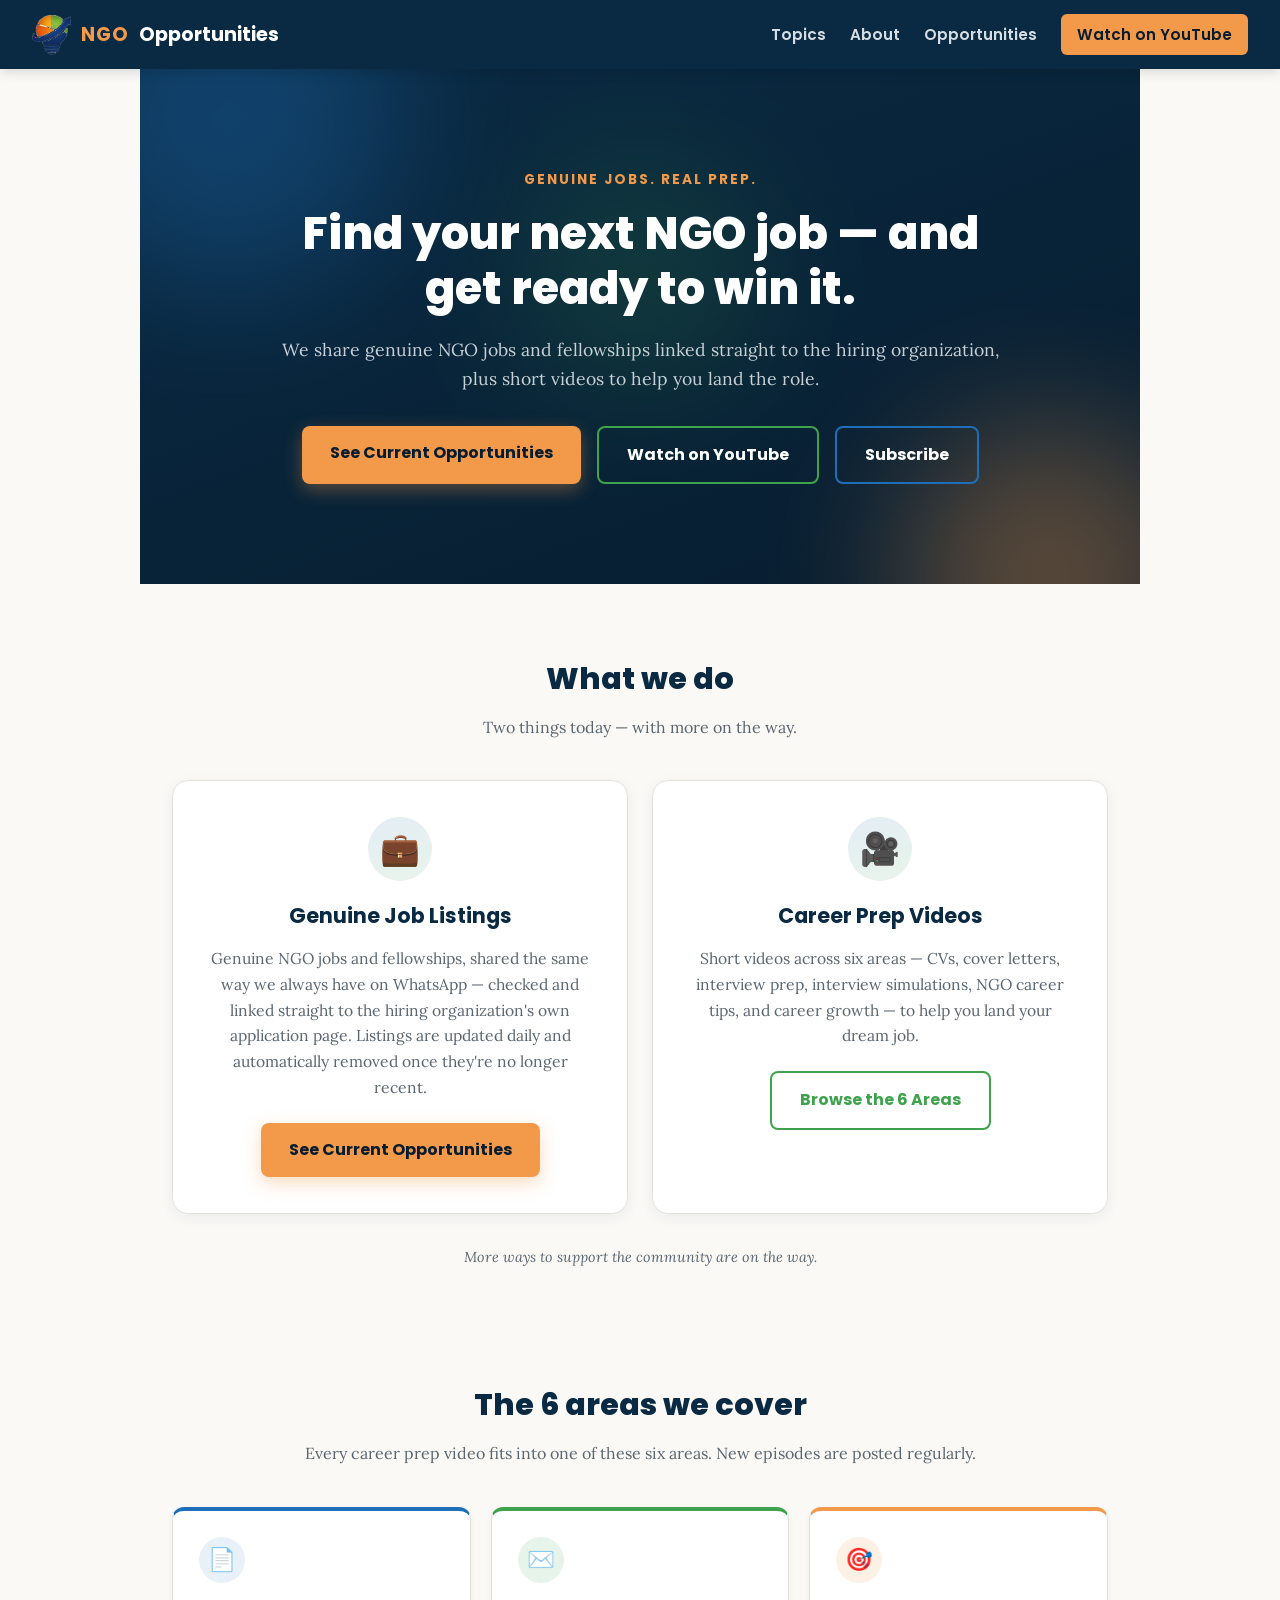
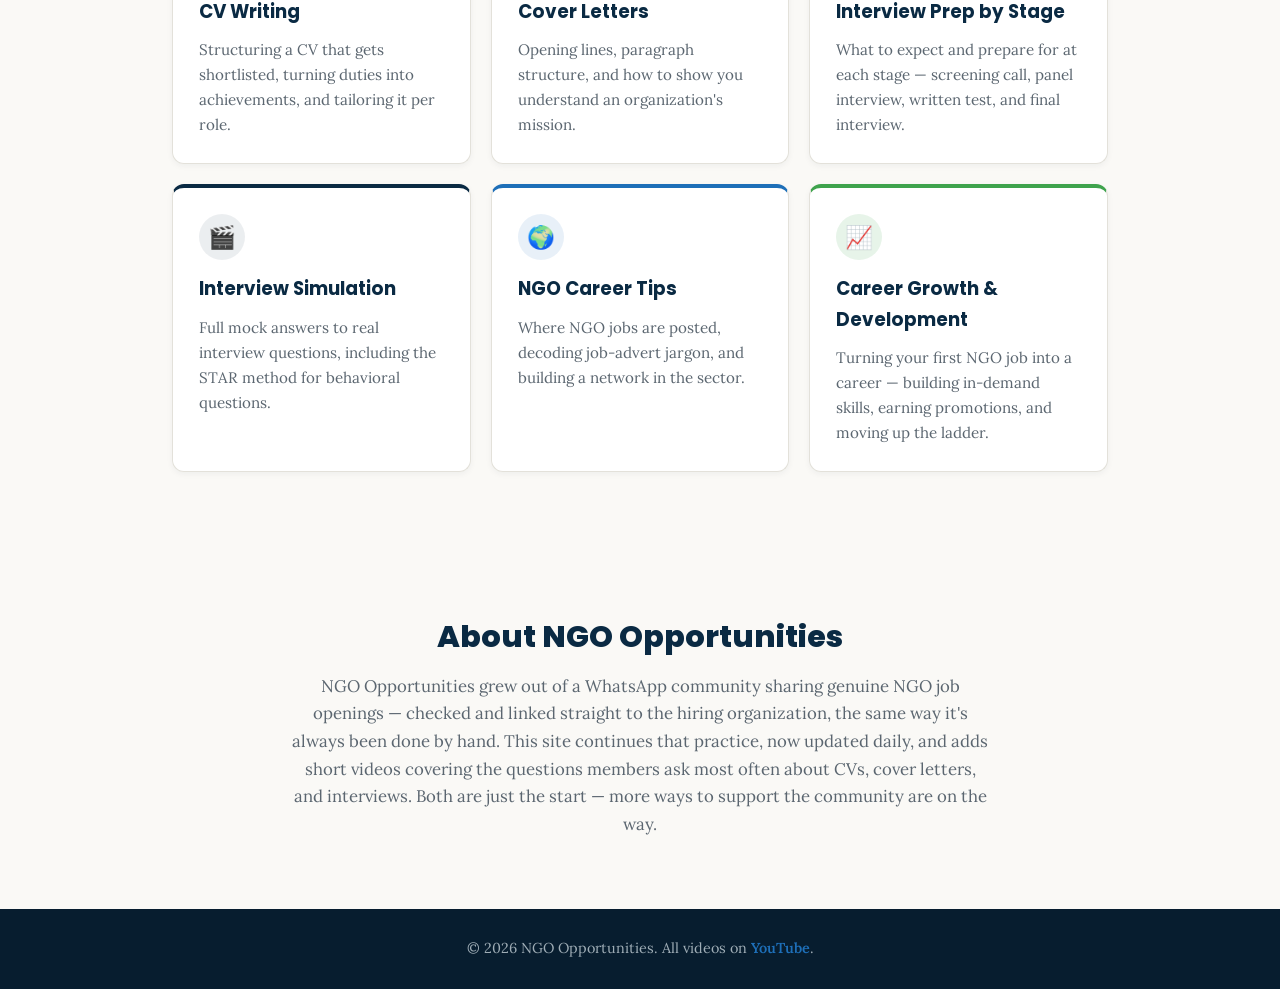
<file: index.html>
<!DOCTYPE html>
<html lang="en">
<head>
    <meta charset="UTF-8">
    <meta name="viewport" content="width=device-width, initial-scale=1.0">
    <title>NGO Opportunities — Genuine Jobs &amp; Career Prep</title>
    <meta name="description" content="Genuine NGO jobs and fellowships linked straight to the hiring organization, plus career prep videos on CVs, cover letters, and interviews.">
    <link rel="icon" type="image/png" href="assets/logo.png">
    <link rel="preconnect" href="https://fonts.googleapis.com">
    <link rel="preconnect" href="https://fonts.gstatic.com" crossorigin>
    <link href="https://fonts.googleapis.com/css2?family=Poppins:wght@700;800&family=Lora:wght@400;600&display=swap" rel="stylesheet">
    <link rel="stylesheet" href="styles.css?v=2">
</head>
<body>
    <header class="site-header">
        <a href="/" class="brand" id="logoLink">
            <img src="assets/logo-icon.png" alt="NGO Opportunities" class="brand-logo">
            <span class="brand-mark">NGO</span><span class="brand-text">Opportunities</span>
        </a>
        <button class="nav-toggle" id="navToggle" aria-label="Toggle navigation" aria-expanded="false" aria-controls="siteNav">
            <span></span><span></span><span></span>
        </button>
        <nav class="site-nav" id="siteNav">
            <a href="#topics">Topics</a>
            <a href="#about">About</a>
            <a href="/opportunities/">Opportunities</a>
            <a href="https://www.youtube.com/@NGO-Opportunities" target="_blank" rel="noopener" class="nav-cta">Watch on YouTube</a>
        </nav>
    </header>

    <main>
        <section id="top" class="hero">
            <div class="hero-glow hero-glow-1"></div>
            <div class="hero-glow hero-glow-2"></div>
            <div class="hero-glow hero-glow-3"></div>
            <div class="hero-content">
                <p class="hero-eyebrow">Genuine Jobs. Real Prep.</p>
                <h1>Find your next NGO job — and get ready to win it.</h1>
                <p class="hero-subtitle">
                    We share genuine NGO jobs and fellowships linked straight to the hiring organization, plus
                    short videos to help you land the role.
                </p>
                <div class="hero-actions">
                    <a href="/opportunities/" class="btn btn-primary">See Current Opportunities</a>
                    <a href="https://www.youtube.com/@NGO-Opportunities" target="_blank" rel="noopener" class="btn btn-secondary">Watch on YouTube</a>
                    <a href="https://www.youtube.com/@NGO-Opportunities?sub_confirmation=1" target="_blank" rel="noopener" class="btn btn-tertiary">Subscribe</a>
                </div>
            </div>
        </section>

        <section id="what-we-do" class="pillars">
            <h2>What we do</h2>
            <p class="section-intro">Two things today — with more on the way.</p>
            <div class="pillar-grid">
                <article class="pillar-card">
                    <div class="pillar-icon">💼</div>
                    <h3>Genuine Job Listings</h3>
                    <p>
                        Genuine NGO jobs and fellowships, shared the same way we always have on WhatsApp — checked
                        and linked straight to the hiring organization's own application page. Listings are updated
                        daily and automatically removed once they're no longer recent.
                    </p>
                    <a href="/opportunities/" class="btn btn-primary">See Current Opportunities</a>
                </article>
                <article class="pillar-card">
                    <div class="pillar-icon">🎥</div>
                    <h3>Career Prep Videos</h3>
                    <p>
                        Short videos across six areas — CVs, cover letters, interview prep, interview simulations,
                        NGO career tips, and career growth — to help you land your dream job.
                    </p>
                    <a href="#topics" class="btn btn-secondary">Browse the 6 Areas</a>
                </article>
            </div>
            <p class="pillars-note">More ways to support the community are on the way.</p>
        </section>

        <section id="topics" class="topics">
            <h2>The 6 areas we cover</h2>
            <p class="section-intro">Every career prep video fits into one of these six areas. New episodes are posted regularly.</p>
            <div class="topic-grid">
                <article class="topic-card">
                    <div class="topic-icon">📄</div>
                    <h3>CV Writing</h3>
                    <p>Structuring a CV that gets shortlisted, turning duties into achievements, and tailoring it per role.</p>
                </article>
                <article class="topic-card">
                    <div class="topic-icon">✉️</div>
                    <h3>Cover Letters</h3>
                    <p>Opening lines, paragraph structure, and how to show you understand an organization's mission.</p>
                </article>
                <article class="topic-card">
                    <div class="topic-icon">🎯</div>
                    <h3>Interview Prep by Stage</h3>
                    <p>What to expect and prepare for at each stage — screening call, panel interview, written test, and final interview.</p>
                </article>
                <article class="topic-card">
                    <div class="topic-icon">🎬</div>
                    <h3>Interview Simulation</h3>
                    <p>Full mock answers to real interview questions, including the STAR method for behavioral questions.</p>
                </article>
                <article class="topic-card">
                    <div class="topic-icon">🌍</div>
                    <h3>NGO Career Tips</h3>
                    <p>Where NGO jobs are posted, decoding job-advert jargon, and building a network in the sector.</p>
                </article>
                <article class="topic-card">
                    <div class="topic-icon">📈</div>
                    <h3>Career Growth &amp; Development</h3>
                    <p>Turning your first NGO job into a career — building in-demand skills, earning promotions, and moving up the ladder.</p>
                </article>
            </div>
        </section>

        <section id="about" class="about">
            <h2>About NGO Opportunities</h2>
            <p>
                NGO Opportunities grew out of a WhatsApp community sharing genuine NGO job openings — checked
                and linked straight to the hiring organization, the same way it's always been done by hand. This
                site continues that practice, now updated daily, and adds short videos covering the questions
                members ask most often about CVs, cover letters, and interviews. Both are just the start — more
                ways to support the community are on the way.
            </p>
        </section>
    </main>

    <footer class="site-footer">
        <p>&copy; <span id="year"></span> NGO Opportunities. All videos on <a href="https://www.youtube.com/@NGO-Opportunities" target="_blank" rel="noopener">YouTube</a>.</p>
    </footer>

    <script>
        document.getElementById('year').textContent = new Date().getFullYear();

        const navToggle = document.getElementById('navToggle');
        const siteNav = document.getElementById('siteNav');
        navToggle.addEventListener('click', () => {
            const isOpen = siteNav.classList.toggle('open');
            navToggle.classList.toggle('active', isOpen);
            navToggle.setAttribute('aria-expanded', isOpen);
        });
        siteNav.querySelectorAll('a').forEach(link => {
            link.addEventListener('click', () => {
                siteNav.classList.remove('open');
                navToggle.classList.remove('active');
                navToggle.setAttribute('aria-expanded', 'false');
            });
        });

        document.getElementById('logoLink').addEventListener('click', (e) => {
            e.preventDefault();
            window.scrollTo({ top: 0, behavior: 'smooth' });
            history.replaceState(null, '', '/');
        });
    </script>
</body>
</html>
</file>
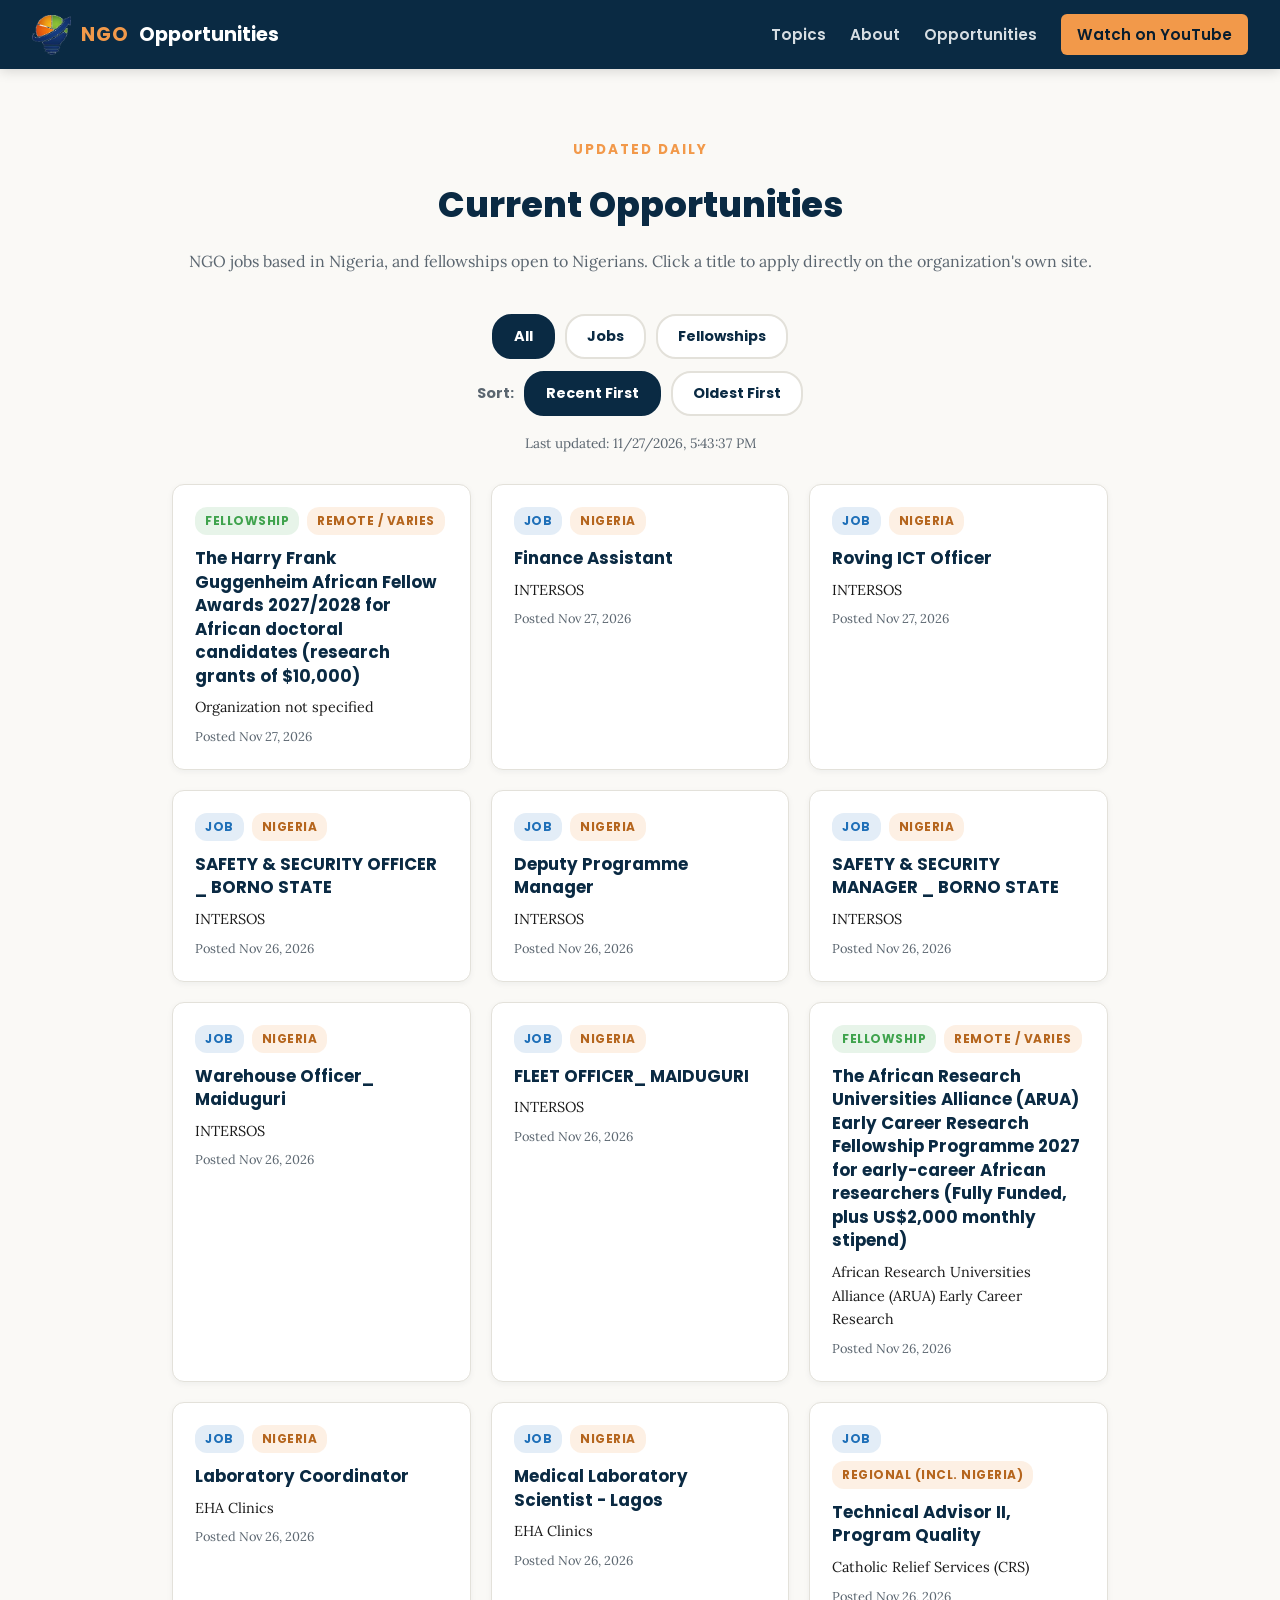
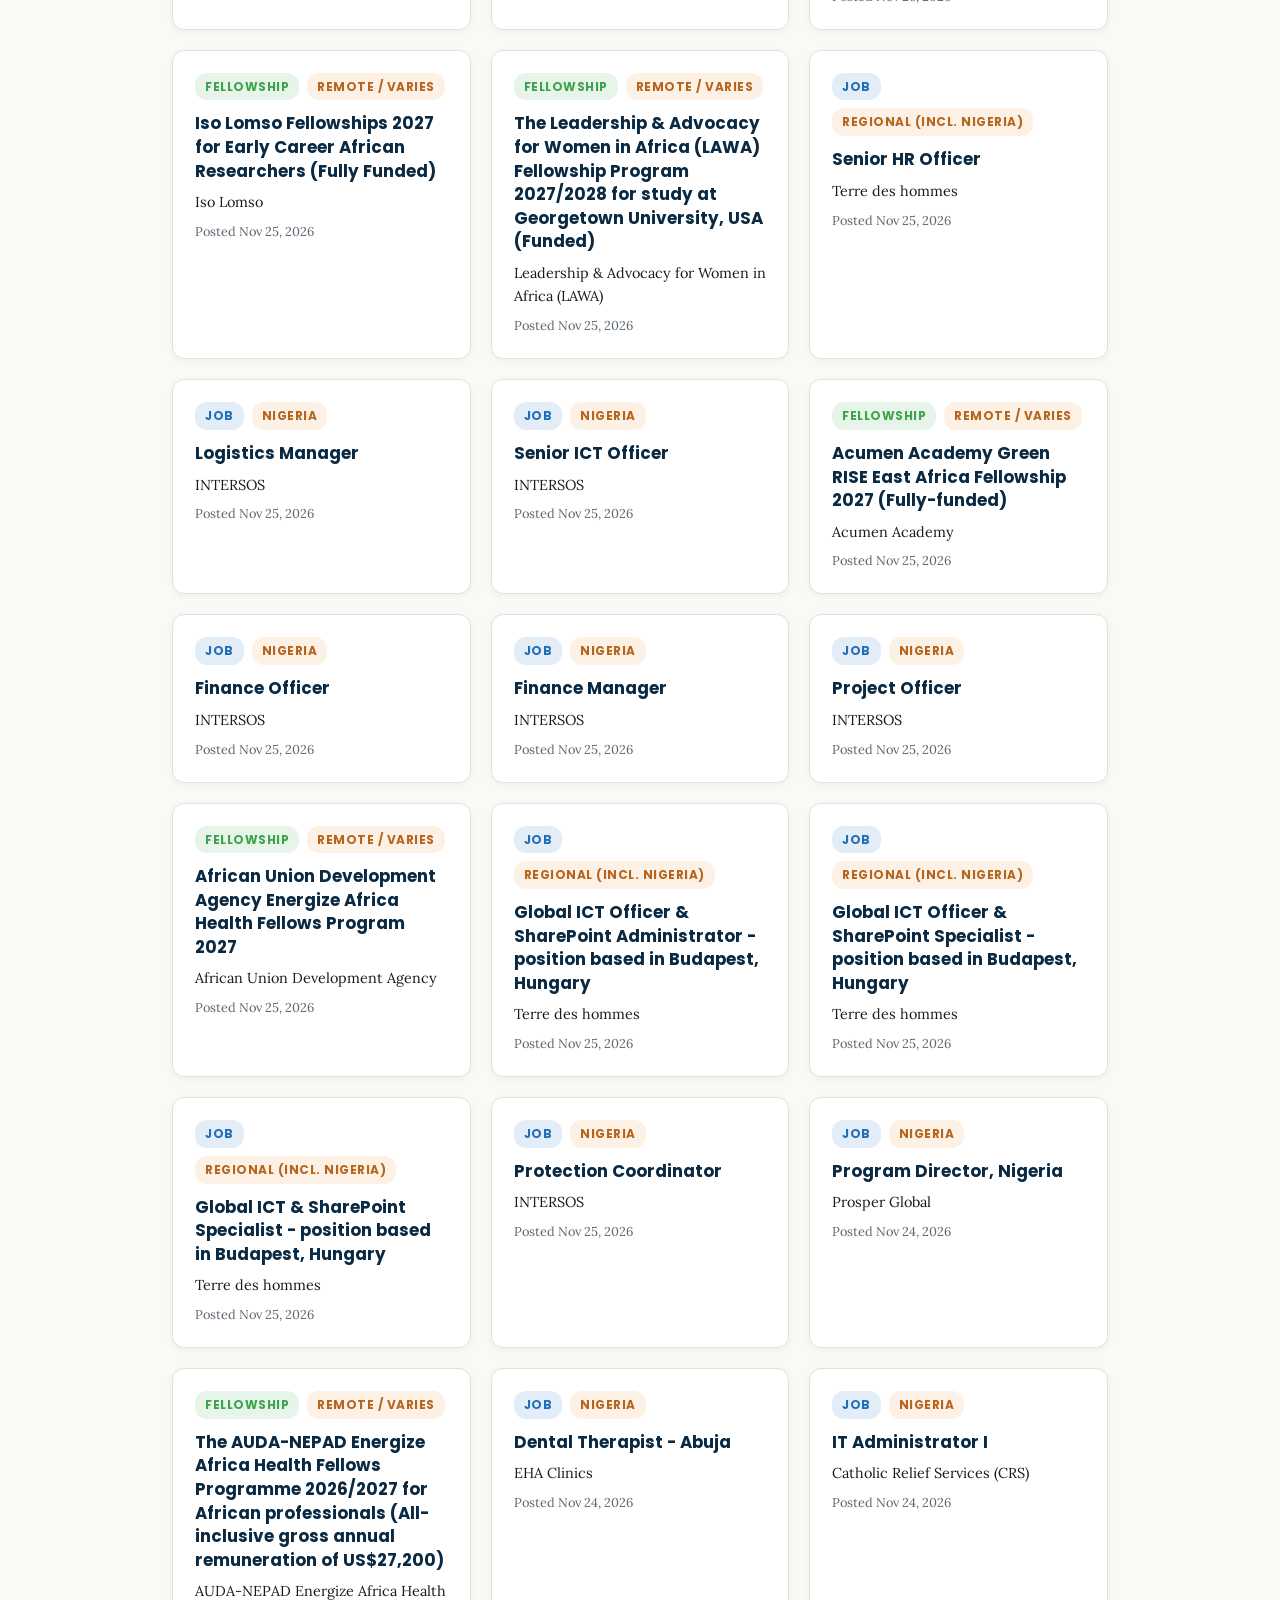
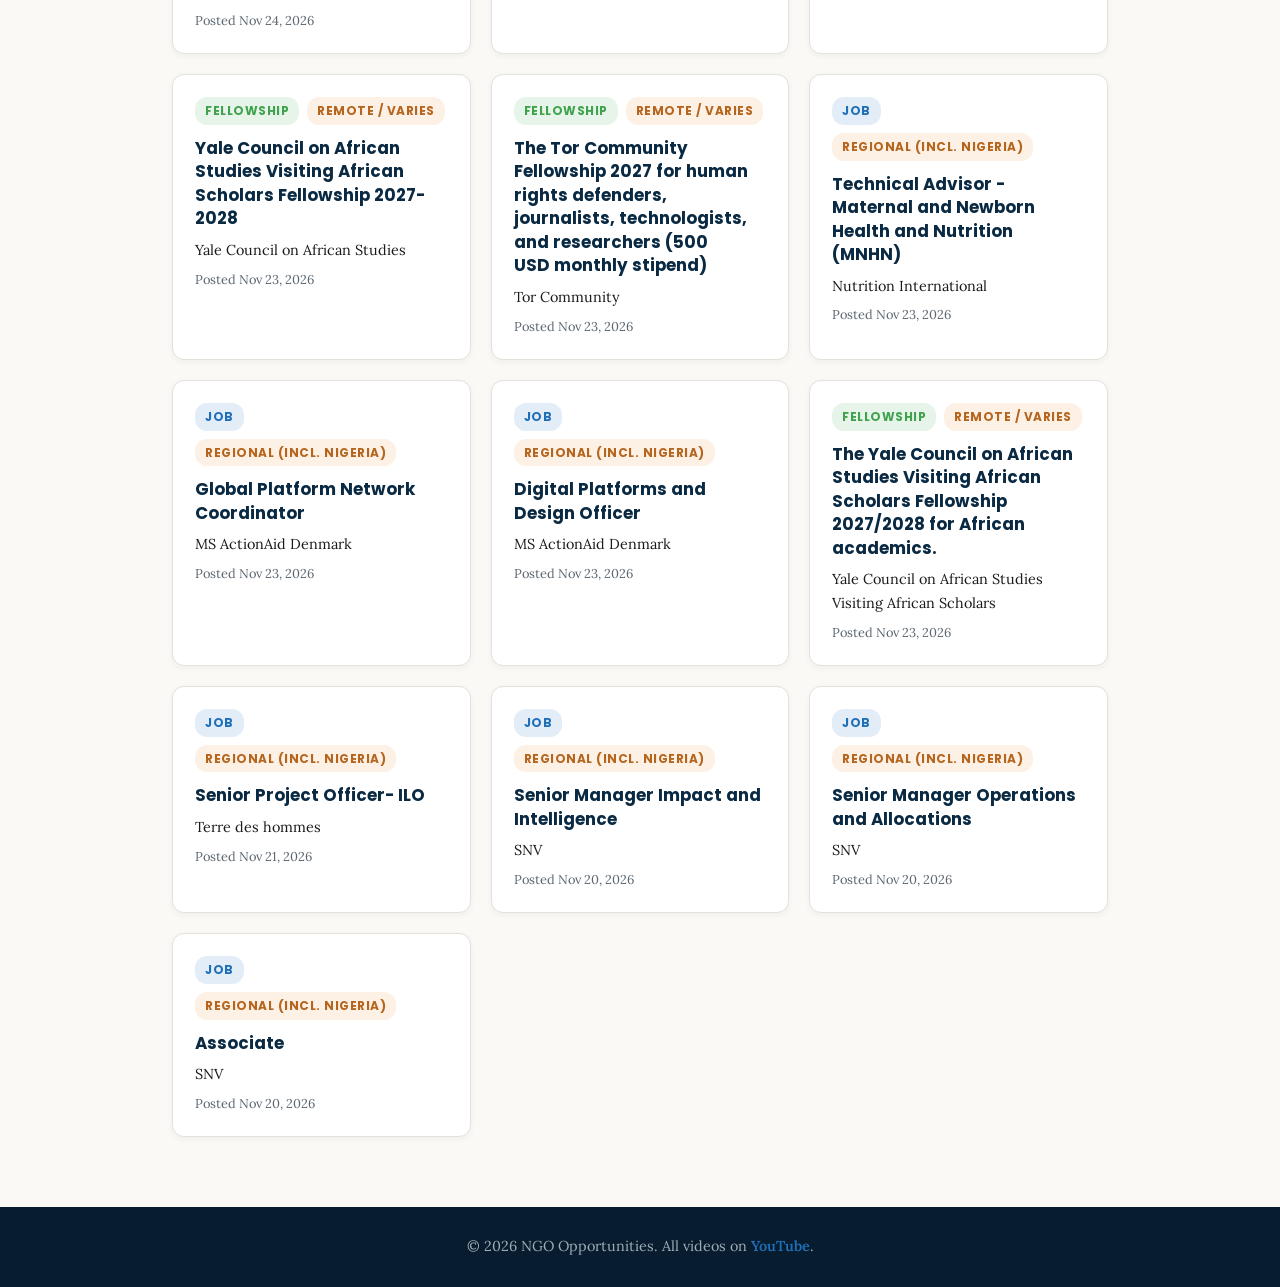
<file: opportunities/index.html>
<!DOCTYPE html>
<html lang="en">
<head>
    <meta charset="UTF-8">
    <meta name="viewport" content="width=device-width, initial-scale=1.0">
    <title>Current Opportunities — NGO Opportunities</title>
    <meta name="description" content="Current NGO jobs in Nigeria and fellowships open to Nigerians, updated daily. Click through to apply on the original organization's site.">
    <link rel="icon" type="image/png" href="/assets/logo.png">
    <link rel="preconnect" href="https://fonts.googleapis.com">
    <link rel="preconnect" href="https://fonts.gstatic.com" crossorigin>
    <link href="https://fonts.googleapis.com/css2?family=Poppins:wght@700;800&family=Lora:wght@400;600&display=swap" rel="stylesheet">
    <link rel="stylesheet" href="/styles.css?v=2">
</head>
<body>
    <header class="site-header">
        <a href="/" class="brand">
            <img src="/assets/logo-icon.png" alt="NGO Opportunities" class="brand-logo">
            <span class="brand-mark">NGO</span><span class="brand-text">Opportunities</span>
        </a>
        <button class="nav-toggle" id="navToggle" aria-label="Toggle navigation" aria-expanded="false" aria-controls="siteNav">
            <span></span><span></span><span></span>
        </button>
        <nav class="site-nav" id="siteNav">
            <a href="/#topics">Topics</a>
            <a href="/#about">About</a>
            <a href="/opportunities/">Opportunities</a>
            <a href="https://www.youtube.com/@NGO-Opportunities" target="_blank" rel="noopener" class="nav-cta">Watch on YouTube</a>
        </nav>
    </header>

    <main>
        <section class="opportunities-hero">
            <p class="hero-eyebrow">Updated Daily</p>
            <h1>Current Opportunities</h1>
            <p class="section-intro">
                NGO jobs based in Nigeria, and fellowships open to Nigerians. Click a title to apply directly
                on the organization's own site.
            </p>
            <div class="filter-bar category-filter-bar">
                <button class="filter-btn active" data-filter="all">All</button>
                <button class="filter-btn" data-filter="Job">Jobs</button>
                <button class="filter-btn" data-filter="Fellowship">Fellowships</button>
            </div>
            <div class="filter-bar sort-bar">
                <span class="sort-label">Sort:</span>
                <button class="filter-btn sort-btn active" data-sort="newest">Recent First</button>
                <button class="filter-btn sort-btn" data-sort="oldest">Oldest First</button>
            </div>
            <p id="lastUpdated" class="last-updated"></p>
        </section>

        <section class="opportunities-list-section">
            <div id="opportunitiesList" class="opportunities-list">
                <p class="loading-msg">Loading current opportunities...</p>
            </div>
        </section>
    </main>

    <footer class="site-footer">
        <p>&copy; <span id="year"></span> NGO Opportunities. All videos on <a href="https://www.youtube.com/@NGO-Opportunities" target="_blank" rel="noopener">YouTube</a>.</p>
    </footer>

    <script>
        document.getElementById('year').textContent = new Date().getFullYear();

        const navToggle = document.getElementById('navToggle');
        const siteNav = document.getElementById('siteNav');
        navToggle.addEventListener('click', () => {
            const isOpen = siteNav.classList.toggle('open');
            navToggle.classList.toggle('active', isOpen);
            navToggle.setAttribute('aria-expanded', isOpen);
        });
        siteNav.querySelectorAll('a').forEach(link => {
            link.addEventListener('click', () => {
                siteNav.classList.remove('open');
                navToggle.classList.remove('active');
                navToggle.setAttribute('aria-expanded', 'false');
            });
        });

        let allOpportunities = [];
        let activeFilter = 'all';
        let sortOrder = 'newest';

        function formatPosted(posted) {
            if (!posted) return '';
            const parsed = new Date(posted);
            if (isNaN(parsed)) return '';
            return parsed.toLocaleDateString(undefined, { year: 'numeric', month: 'short', day: 'numeric' });
        }

        async function loadOpportunities() {
            const listEl = document.getElementById('opportunitiesList');
            try {
                const res = await fetch('/data/opportunities.json', { cache: 'no-store' });
                const data = await res.json();
                allOpportunities = data.opportunities || [];

                if (data.generated_at) {
                    const generated = new Date(data.generated_at);
                    document.getElementById('lastUpdated').textContent = 'Last updated: ' + generated.toLocaleString();
                }

                renderList();
            } catch (e) {
                listEl.innerHTML = '<p class="loading-msg">Could not load opportunities right now. Please check back shortly.</p>';
            }
        }

        function renderList() {
            const listEl = document.getElementById('opportunitiesList');
            const items = activeFilter === 'all'
                ? [...allOpportunities]
                : allOpportunities.filter(o => o.type === activeFilter);

            items.sort((a, b) => {
                const dateA = new Date(a.posted);
                const dateB = new Date(b.posted);
                return sortOrder === 'newest' ? dateB - dateA : dateA - dateB;
            });

            if (items.length === 0) {
                listEl.innerHTML = '<p class="loading-msg">No opportunities in this category right now. Check back soon.</p>';
                return;
            }

            listEl.innerHTML = items.map(o => `
                <article class="opportunity-card">
                    <div class="opportunity-tags">
                        <span class="tag tag-${o.type === 'Fellowship' ? 'fellowship' : 'job'}">${o.type}</span>
                        <span class="tag tag-location">${o.location}</span>
                    </div>
                    <h3><a href="${o.apply_url}" target="_blank" rel="noopener">${o.title}</a></h3>
                    <p class="opportunity-org">${o.organization || 'Organization not specified'}</p>
                    <p class="opportunity-meta">Posted ${formatPosted(o.posted)}</p>
                </article>
            `).join('');
        }

        document.querySelectorAll('.category-filter-bar .filter-btn').forEach(btn => {
            btn.addEventListener('click', () => {
                document.querySelectorAll('.category-filter-bar .filter-btn').forEach(b => b.classList.remove('active'));
                btn.classList.add('active');
                activeFilter = btn.dataset.filter;
                renderList();
            });
        });

        document.querySelectorAll('.sort-bar .sort-btn').forEach(btn => {
            btn.addEventListener('click', () => {
                document.querySelectorAll('.sort-bar .sort-btn').forEach(b => b.classList.remove('active'));
                btn.classList.add('active');
                sortOrder = btn.dataset.sort;
                renderList();
            });
        });

        loadOpportunities();
    </script>
</body>
</html>
</file>
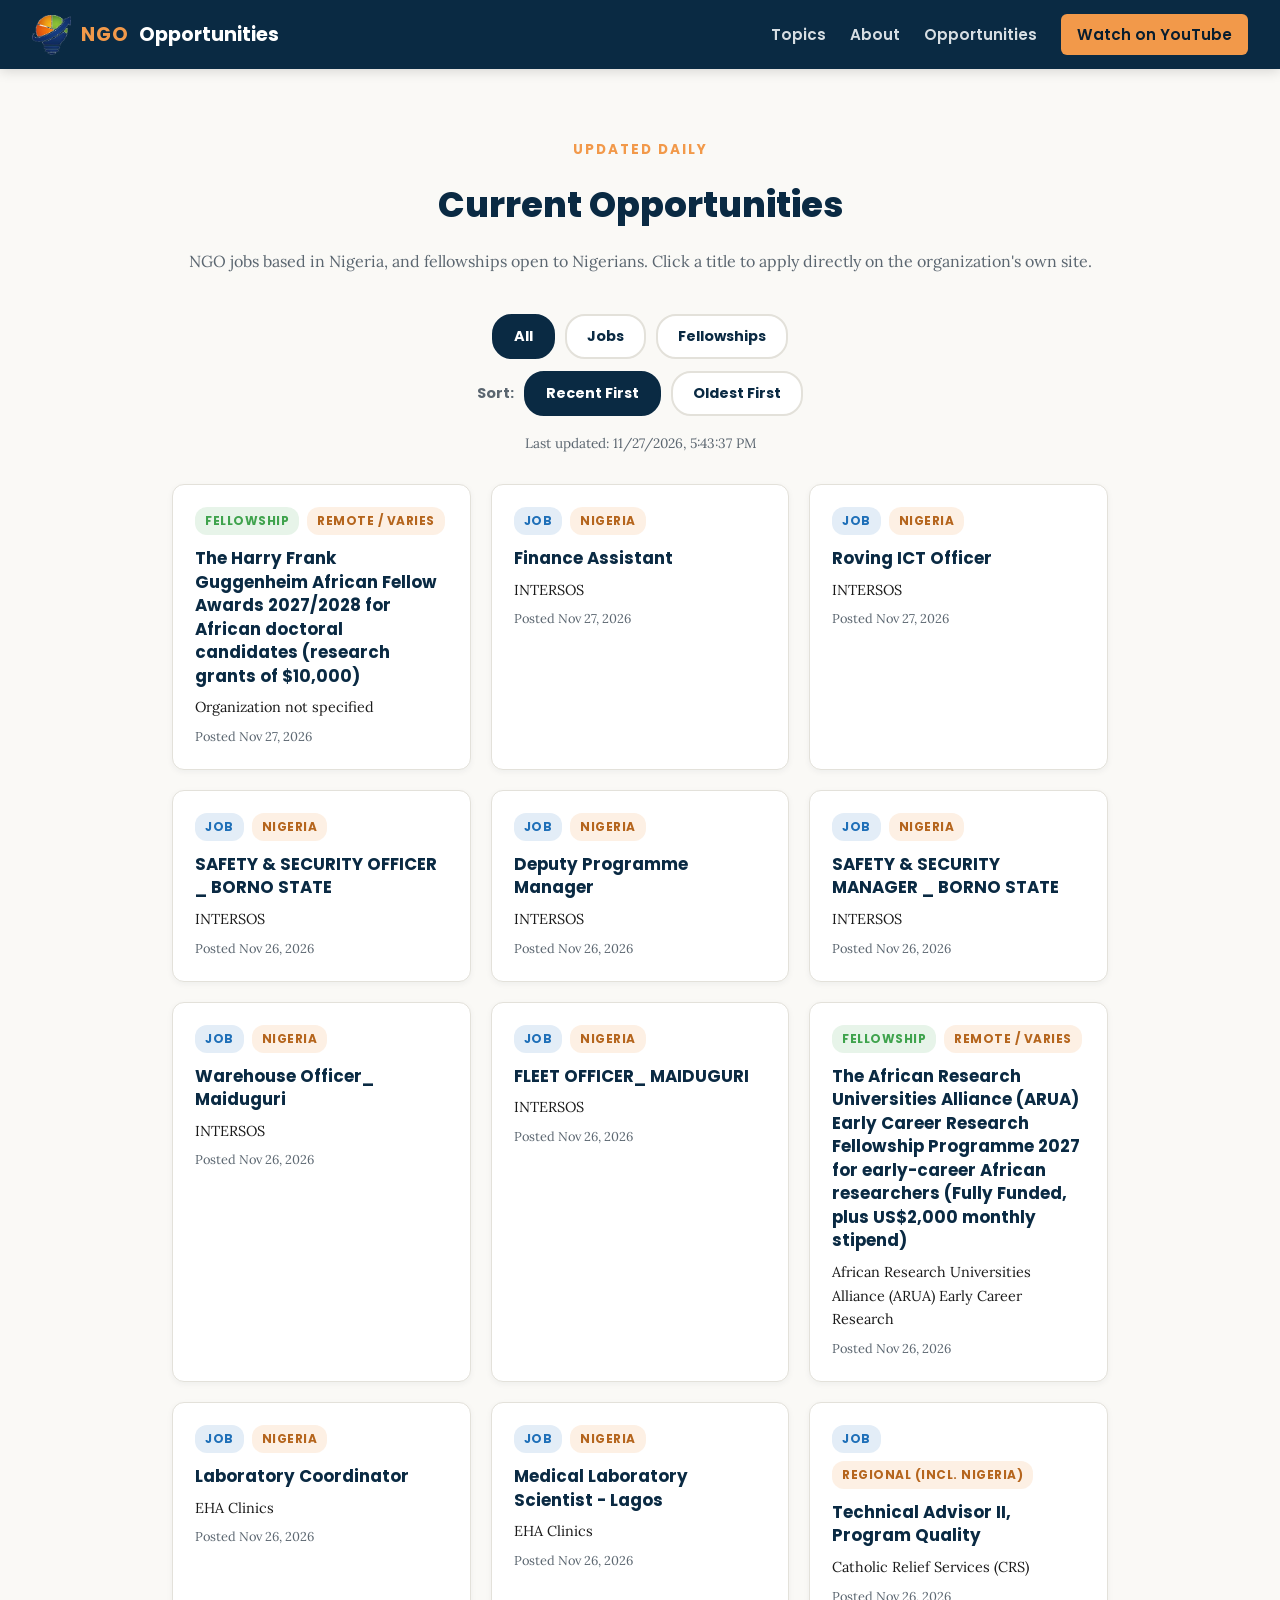
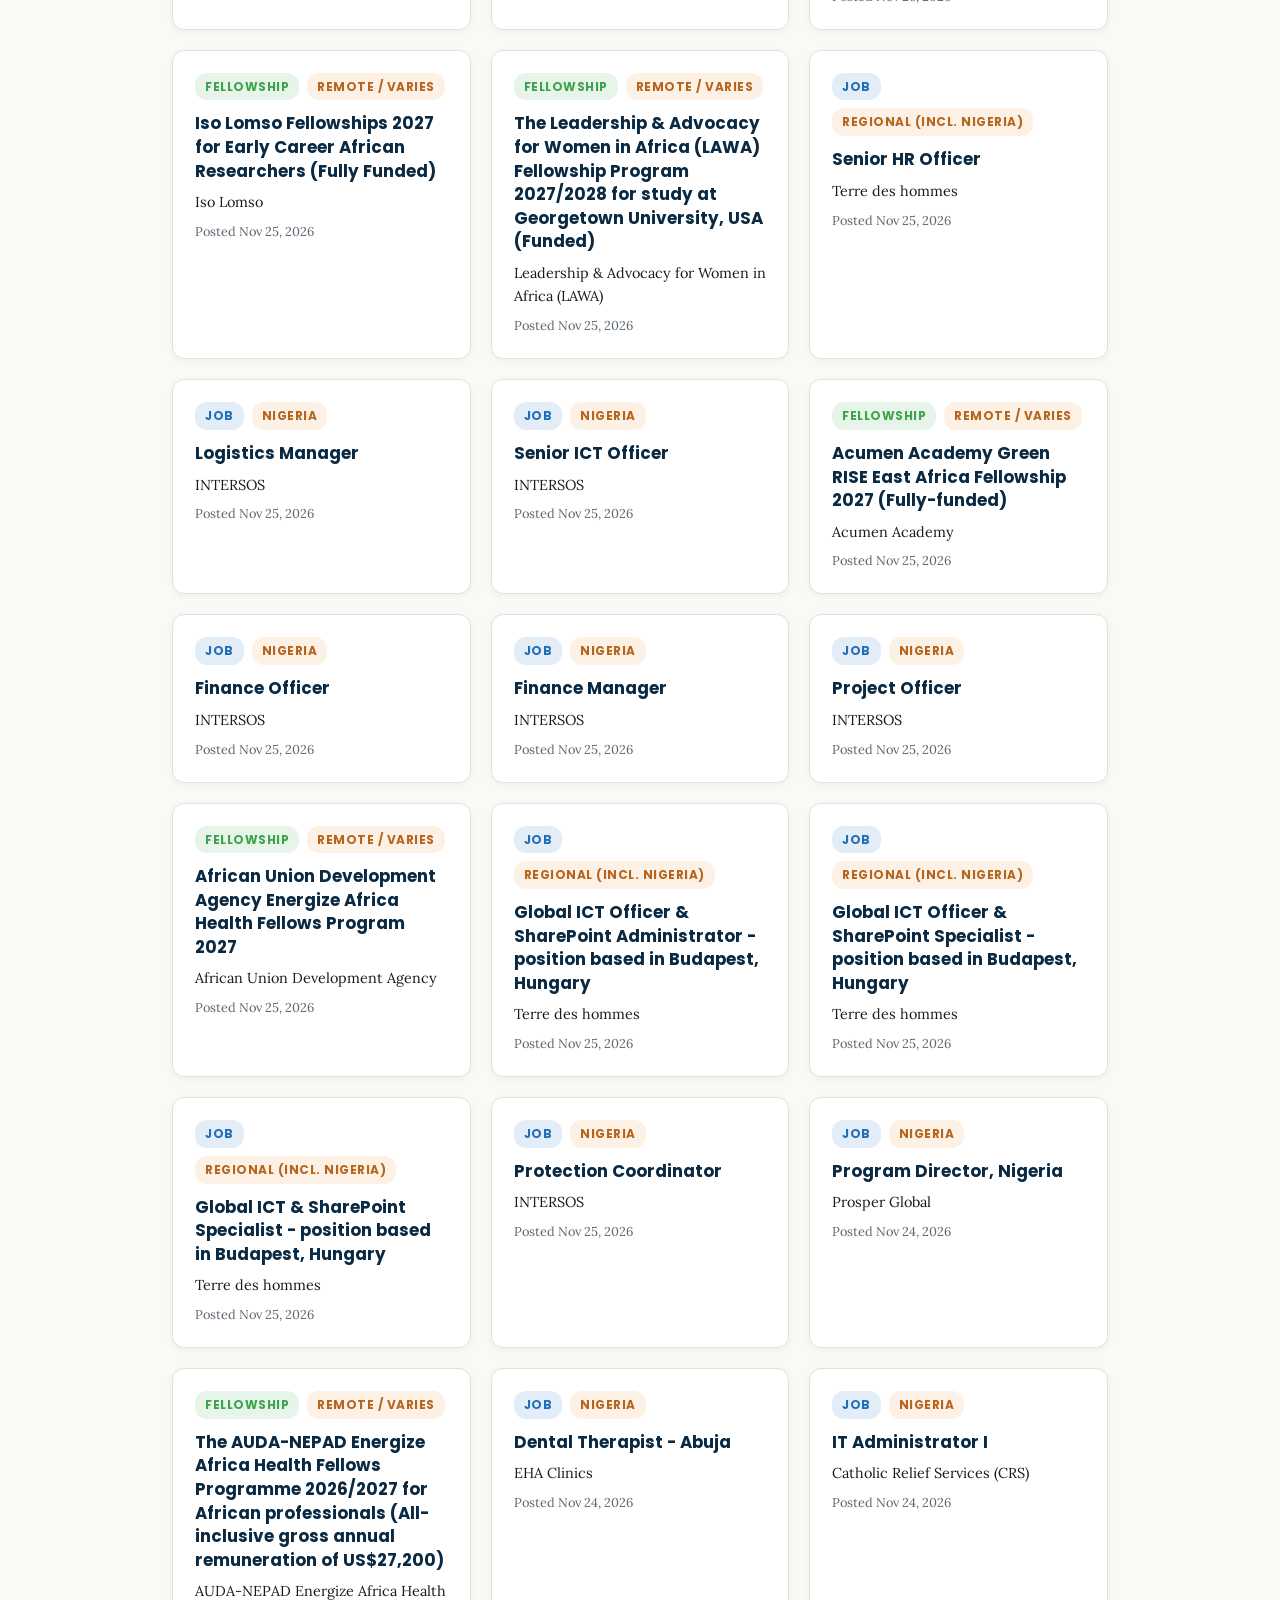
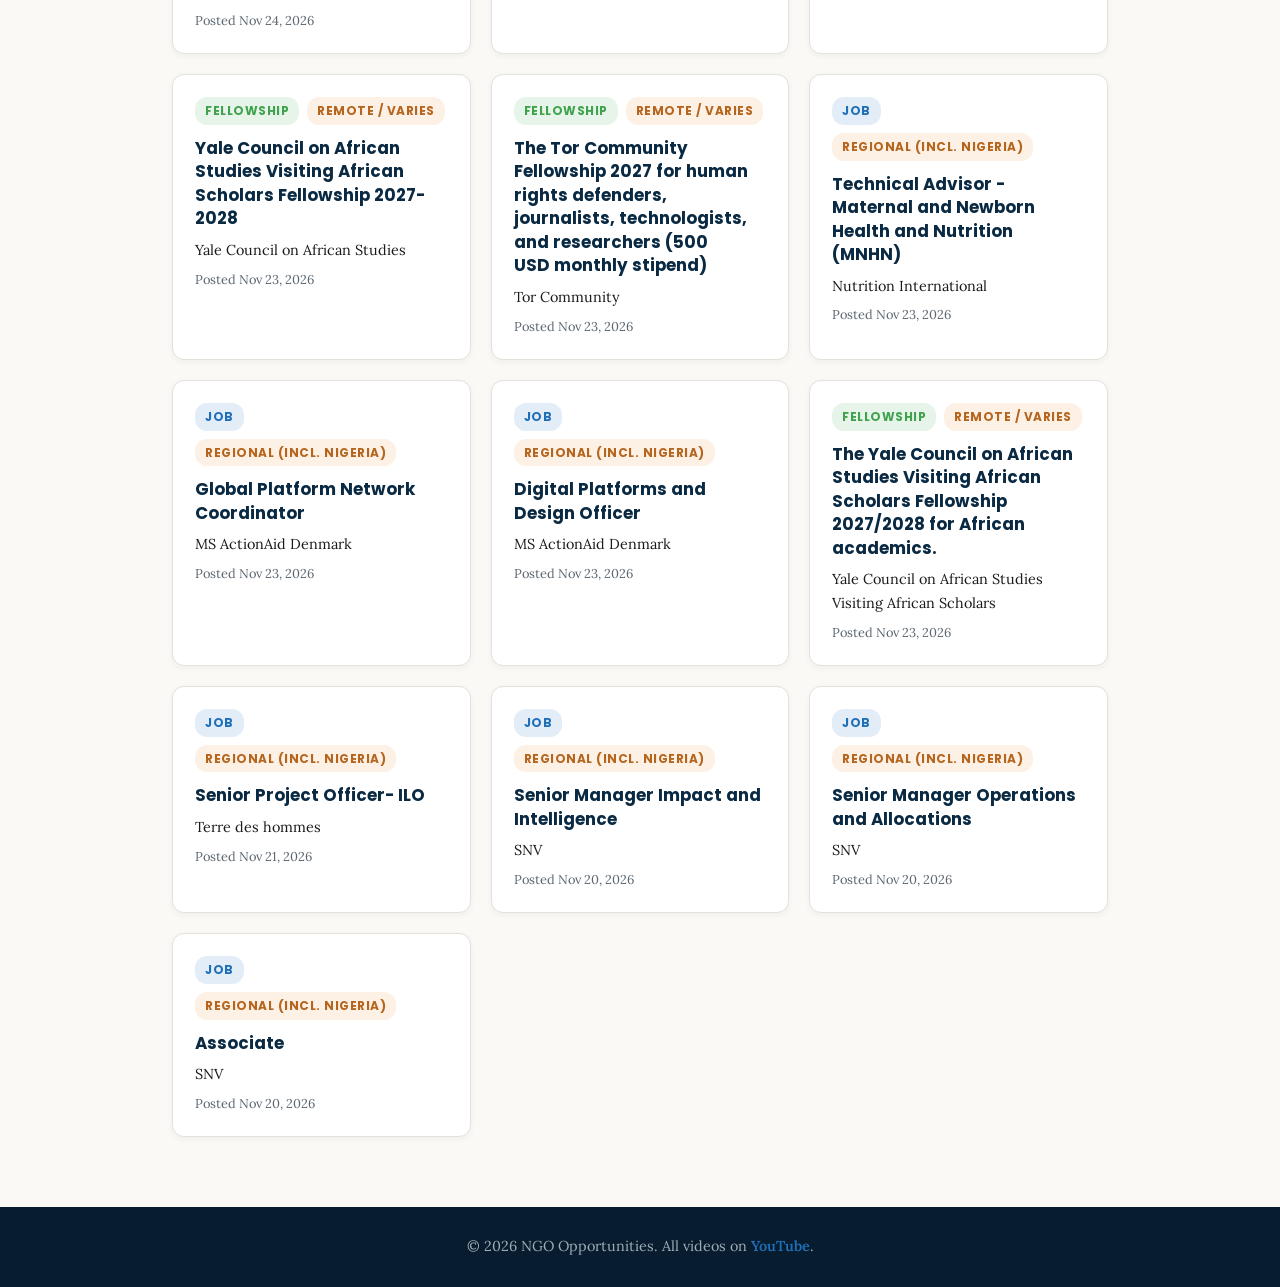
<file: opportunities.html>
<!DOCTYPE html>
<html lang="en">
<head>
    <meta charset="UTF-8">
    <meta name="viewport" content="width=device-width, initial-scale=1.0">
    <title>Redirecting… — NGO Opportunities</title>
    <meta http-equiv="refresh" content="0; url=/opportunities/">
    <link rel="canonical" href="/opportunities/">
    <script>window.location.replace('/opportunities/');</script>
</head>
<body>
    <p>This page has moved. If you are not redirected automatically, <a href="/opportunities/">click here to see Current Opportunities</a>.</p>
</body>
</html>
</file>
<file: styles.css>
:root {
    --navy: #0A2A43;
    --navy-dark: #071D2F;
    --blue: #1E6FB8;
    --green: #3FA34D;
    --orange: #F2994A;
    --bg: #FAF9F6;
    --text: #1A1A1A;
    --muted: #5B6670;
    --card-border: #E3E1DA;

    --font-heading: "Poppins", "Segoe UI", system-ui, -apple-system, sans-serif;
    --font-body: "Lora", Georgia, "Times New Roman", serif;
}

* {
    box-sizing: border-box;
    margin: 0;
    padding: 0;
}

html {
    scroll-behavior: smooth;
}

body {
    font-family: var(--font-body);
    background-color: var(--bg);
    color: var(--text);
    line-height: 1.65;
    overflow-x: hidden;
}

h1, h2, h3, .brand, .btn, .nav-cta, .site-nav a, .hero-eyebrow {
    font-family: var(--font-heading);
}

a {
    color: inherit;
    text-decoration: none;
}

@keyframes fadeInUp {
    from { opacity: 0; transform: translateY(16px); }
    to { opacity: 1; transform: translateY(0); }
}

/* ===== HEADER ===== */

.site-header {
    position: sticky;
    top: 0;
    z-index: 100;
    display: flex;
    justify-content: space-between;
    align-items: center;
    padding: 14px 32px;
    background-color: var(--navy);
    box-shadow: 0 2px 12px rgba(0, 0, 0, 0.15);
}

.brand {
    display: flex;
    align-items: center;
    gap: 10px;
    font-weight: 700;
    font-size: 1.2rem;
    flex-shrink: 0;
}

.brand-logo {
    height: 40px;
    width: auto;
    display: block;
}

.brand-mark {
    color: var(--orange);
    letter-spacing: 1px;
}

.brand-text {
    color: #ffffff;
}

.nav-toggle {
    display: none;
    flex-direction: column;
    justify-content: center;
    align-items: center;
    gap: 5px;
    width: 40px;
    height: 40px;
    background: transparent;
    border: none;
    cursor: pointer;
    flex-shrink: 0;
}

.nav-toggle span {
    display: block;
    width: 24px;
    height: 2px;
    background-color: #ffffff;
    border-radius: 2px;
    transition: transform 0.25s ease, opacity 0.25s ease;
}

.nav-toggle.active span:nth-child(1) { transform: translateY(7px) rotate(45deg); }
.nav-toggle.active span:nth-child(2) { opacity: 0; }
.nav-toggle.active span:nth-child(3) { transform: translateY(-7px) rotate(-45deg); }

.site-nav {
    display: flex;
    align-items: center;
    gap: 24px;
}

.site-nav a {
    color: #D7DEE3;
    font-weight: 600;
    font-size: 0.95rem;
    white-space: nowrap;
}

.site-nav a:hover {
    color: #ffffff;
}

.nav-cta {
    background-color: var(--orange);
    color: var(--navy-dark) !important;
    padding: 8px 16px;
    border-radius: 6px;
}

/* ===== HERO ===== */

.hero {
    position: relative;
    overflow: hidden;
    background: linear-gradient(160deg, var(--navy), var(--navy-dark));
    color: #ffffff;
    padding: 100px 32px;
    text-align: center;
}

.hero-glow {
    position: absolute;
    border-radius: 50%;
    filter: blur(70px);
    opacity: 0.35;
    pointer-events: none;
    z-index: 0;
}

.hero-glow-1 {
    width: 340px;
    height: 340px;
    background: var(--blue);
    top: -120px;
    left: -80px;
}

.hero-glow-2 {
    width: 300px;
    height: 300px;
    background: var(--orange);
    bottom: -140px;
    right: -60px;
}

.hero-glow-3 {
    width: 240px;
    height: 240px;
    background: var(--green);
    top: 40%;
    left: 50%;
    transform: translate(-50%, -50%);
    opacity: 0.18;
}

.hero-content {
    position: relative;
    z-index: 1;
    max-width: 720px;
    margin: 0 auto;
    animation: fadeInUp 0.7s ease both;
}

.hero-eyebrow {
    color: var(--orange);
    text-transform: uppercase;
    letter-spacing: 2px;
    font-weight: 700;
    font-size: 0.85rem;
    margin-bottom: 14px;
}

.hero h1 {
    font-family: var(--font-heading);
    font-size: 2.8rem;
    font-weight: 800;
    line-height: 1.25;
    margin-bottom: 18px;
}

.hero-subtitle {
    font-family: var(--font-body);
    font-size: 1.1rem;
    color: #C7D0D6;
    margin-bottom: 32px;
}

.hero-actions {
    display: flex;
    gap: 16px;
    justify-content: center;
    flex-wrap: wrap;
}

.btn {
    display: inline-block;
    padding: 14px 28px;
    border-radius: 8px;
    font-weight: 700;
    font-size: 1rem;
    transition: transform 0.15s ease, box-shadow 0.15s ease, background-color 0.15s ease;
}

.btn:hover {
    transform: translateY(-3px);
}

.btn-primary {
    background-color: var(--orange);
    color: var(--navy-dark);
    box-shadow: 0 6px 18px rgba(242, 153, 74, 0.35);
}

.btn-primary:hover {
    box-shadow: 0 10px 24px rgba(242, 153, 74, 0.45);
}

.btn-secondary {
    background-color: transparent;
    color: #ffffff;
    border: 2px solid var(--green);
}

.btn-secondary:hover {
    background-color: var(--green);
}

.btn-tertiary {
    background-color: transparent;
    color: #ffffff;
    border: 2px solid var(--blue);
}

.btn-tertiary:hover {
    background-color: var(--blue);
}

/* ===== SECTIONS ===== */

main section {
    max-width: 1000px;
    margin: 0 auto;
    padding: 70px 32px;
}

.topics h2,
.about h2,
.pillars h2 {
    font-family: var(--font-heading);
    font-size: 1.9rem;
    font-weight: 800;
    color: var(--navy);
    margin-bottom: 10px;
    text-align: center;
}

.section-intro {
    text-align: center;
    color: var(--muted);
    margin-bottom: 40px;
}

.pillars {
    padding-bottom: 40px !important;
}

.pillar-grid {
    display: grid;
    grid-template-columns: repeat(auto-fit, minmax(280px, 1fr));
    gap: 24px;
}

.pillar-card {
    background-color: #ffffff;
    border: 1px solid var(--card-border);
    border-radius: 16px;
    padding: 36px 32px;
    text-align: center;
    box-shadow: 0 4px 14px rgba(10, 42, 67, 0.06);
    transition: transform 0.2s ease, box-shadow 0.2s ease;
    animation: fadeInUp 0.6s ease both;
}

.pillar-card:hover {
    transform: translateY(-5px);
    box-shadow: 0 14px 28px rgba(10, 42, 67, 0.12);
}

.pillar-card:nth-child(2) {
    animation-delay: 0.1s;
}

.pillar-icon {
    display: flex;
    align-items: center;
    justify-content: center;
    width: 64px;
    height: 64px;
    margin: 0 auto 18px;
    border-radius: 50%;
    font-size: 2rem;
    background: linear-gradient(160deg, rgba(30, 111, 184, 0.12), rgba(63, 163, 77, 0.12));
}

.pillar-card h3 {
    font-family: var(--font-heading);
    color: var(--navy);
    font-size: 1.3rem;
    margin-bottom: 12px;
}

.pillar-card p {
    color: var(--muted);
    font-size: 0.98rem;
    margin-bottom: 22px;
}

.pillar-card .btn-secondary {
    color: var(--green);
}

.pillar-card .btn-secondary:hover {
    color: #ffffff;
}

.pillars-note {
    text-align: center;
    color: var(--muted);
    font-style: italic;
    font-size: 0.9rem;
    margin-top: 32px;
}

.topic-grid {
    display: grid;
    grid-template-columns: repeat(auto-fit, minmax(230px, 1fr));
    gap: 20px;
}

.topic-card {
    background-color: #ffffff;
    border: 1px solid var(--card-border);
    border-top: 4px solid var(--blue);
    border-radius: 12px;
    padding: 26px;
    box-shadow: 0 2px 6px rgba(10, 42, 67, 0.05);
    transition: transform 0.2s ease, box-shadow 0.2s ease;
    animation: fadeInUp 0.6s ease both;
}

.topic-card:hover {
    transform: translateY(-5px);
    box-shadow: 0 12px 24px rgba(10, 42, 67, 0.12);
}

.topic-card:nth-child(1) { animation-delay: 0.05s; }
.topic-card:nth-child(2) { animation-delay: 0.1s; }
.topic-card:nth-child(3) { animation-delay: 0.15s; }
.topic-card:nth-child(4) { animation-delay: 0.2s; }
.topic-card:nth-child(5) { animation-delay: 0.25s; }
.topic-card:nth-child(6) { animation-delay: 0.3s; }

.topic-card:nth-child(4n+2) { border-top-color: var(--green); }
.topic-card:nth-child(4n+3) { border-top-color: var(--orange); }
.topic-card:nth-child(4n+4) { border-top-color: var(--navy); }

.topic-icon {
    display: flex;
    align-items: center;
    justify-content: center;
    width: 46px;
    height: 46px;
    border-radius: 50%;
    font-size: 1.4rem;
    margin-bottom: 14px;
    background-color: rgba(30, 111, 184, 0.1);
}

.topic-card:nth-child(4n+2) .topic-icon { background-color: rgba(63, 163, 77, 0.12); }
.topic-card:nth-child(4n+3) .topic-icon { background-color: rgba(242, 153, 74, 0.15); }
.topic-card:nth-child(4n+4) .topic-icon { background-color: rgba(10, 42, 67, 0.08); }

.topic-card h3 {
    font-family: var(--font-heading);
    color: var(--navy);
    margin-bottom: 10px;
    font-size: 1.15rem;
}

.topic-card p {
    color: var(--muted);
    font-size: 0.95rem;
}

.about {
    text-align: center;
}

.about p {
    max-width: 700px;
    margin: 0 auto;
    color: var(--muted);
    font-size: 1.05rem;
}

.site-footer {
    text-align: center;
    padding: 28px;
    background-color: var(--navy-dark);
    color: #9FADB6;
    font-size: 0.9rem;
}

.site-footer a {
    color: var(--blue);
    font-weight: 600;
}

/* ===== OPPORTUNITIES PAGE ===== */

.opportunities-hero {
    text-align: center;
    padding-bottom: 20px !important;
}

.opportunities-hero h1 {
    font-family: var(--font-heading);
    font-size: 2.2rem;
    font-weight: 800;
    color: var(--navy);
    margin-bottom: 14px;
}

.filter-bar {
    display: flex;
    justify-content: center;
    align-items: center;
    gap: 10px;
    margin-top: 24px;
    flex-wrap: wrap;
}

.sort-bar {
    margin-top: 12px;
}

.sort-label {
    font-family: var(--font-heading);
    font-weight: 700;
    color: var(--muted);
    font-size: 0.9rem;
}

.filter-btn {
    font-family: var(--font-heading);
    background-color: #ffffff;
    border: 2px solid var(--card-border);
    color: var(--navy);
    padding: 10px 20px;
    border-radius: 20px;
    font-weight: 700;
    font-size: 0.9rem;
    cursor: pointer;
    transition: all 0.15s ease;
}

.filter-btn:hover {
    border-color: var(--blue);
}

.filter-btn.active {
    background-color: var(--navy);
    border-color: var(--navy);
    color: #ffffff;
}

.last-updated {
    margin-top: 16px;
    color: var(--muted);
    font-size: 0.85rem;
}

.opportunities-list-section {
    padding-top: 10px !important;
}

.opportunities-list {
    display: grid;
    grid-template-columns: repeat(auto-fit, minmax(280px, 1fr));
    gap: 20px;
}

.loading-msg {
    grid-column: 1 / -1;
    text-align: center;
    color: var(--muted);
    padding: 40px 0;
}

.opportunity-card {
    background-color: #ffffff;
    border: 1px solid var(--card-border);
    border-radius: 12px;
    padding: 22px;
    box-shadow: 0 2px 6px rgba(10, 42, 67, 0.05);
    transition: transform 0.2s ease, box-shadow 0.2s ease;
}

.opportunity-card:hover {
    transform: translateY(-4px);
    box-shadow: 0 12px 24px rgba(10, 42, 67, 0.1);
}

.opportunity-tags {
    display: flex;
    gap: 8px;
    margin-bottom: 12px;
    flex-wrap: wrap;
}

.tag {
    font-family: var(--font-heading);
    font-size: 0.75rem;
    font-weight: 700;
    text-transform: uppercase;
    letter-spacing: 0.5px;
    padding: 4px 10px;
    border-radius: 12px;
}

.tag-job {
    background-color: rgba(30, 111, 184, 0.12);
    color: var(--blue);
}

.tag-fellowship {
    background-color: rgba(63, 163, 77, 0.12);
    color: var(--green);
}

.tag-location {
    background-color: rgba(242, 153, 74, 0.15);
    color: #B5651D;
}

.opportunity-card h3 {
    font-family: var(--font-heading);
    font-size: 1.05rem;
    margin-bottom: 8px;
    line-height: 1.4;
}

.opportunity-card h3 a {
    color: var(--navy);
}

.opportunity-card h3 a:hover {
    color: var(--blue);
    text-decoration: underline;
}

.opportunity-org {
    color: var(--text);
    font-size: 0.9rem;
    margin-bottom: 6px;
}

.opportunity-meta {
    color: var(--muted);
    font-size: 0.8rem;
}

/* ===== RESPONSIVE ===== */

@media (max-width: 860px) {
    .nav-toggle {
        display: flex;
    }

    .site-nav {
        position: absolute;
        top: 100%;
        left: 0;
        right: 0;
        flex-direction: column;
        align-items: stretch;
        gap: 0;
        background-color: var(--navy);
        max-height: 0;
        overflow: hidden;
        transition: max-height 0.3s ease;
        box-shadow: 0 8px 16px rgba(0, 0, 0, 0.2);
    }

    .site-nav.open {
        max-height: 320px;
    }

    .site-nav a {
        padding: 16px 24px;
        border-top: 1px solid rgba(255, 255, 255, 0.08);
        width: 100%;
    }

    .site-nav a.nav-cta {
        margin: 12px 24px;
        text-align: center;
        width: calc(100% - 48px);
        border-top: none;
        padding: 12px 16px;
    }
}

@media (max-width: 600px) {
    .site-header {
        padding: 12px 20px;
    }

    .hero {
        padding: 64px 20px;
    }

    .hero h1 {
        font-size: 2rem;
    }

    .hero-subtitle {
        font-size: 1rem;
    }

    .hero-actions {
        flex-direction: column;
        align-items: stretch;
    }

    .btn {
        text-align: center;
        width: 100%;
    }

    main section {
        padding: 50px 20px;
    }

    .filter-bar {
        gap: 8px;
    }

    .filter-btn {
        padding: 9px 16px;
        font-size: 0.85rem;
    }
}
</file>
